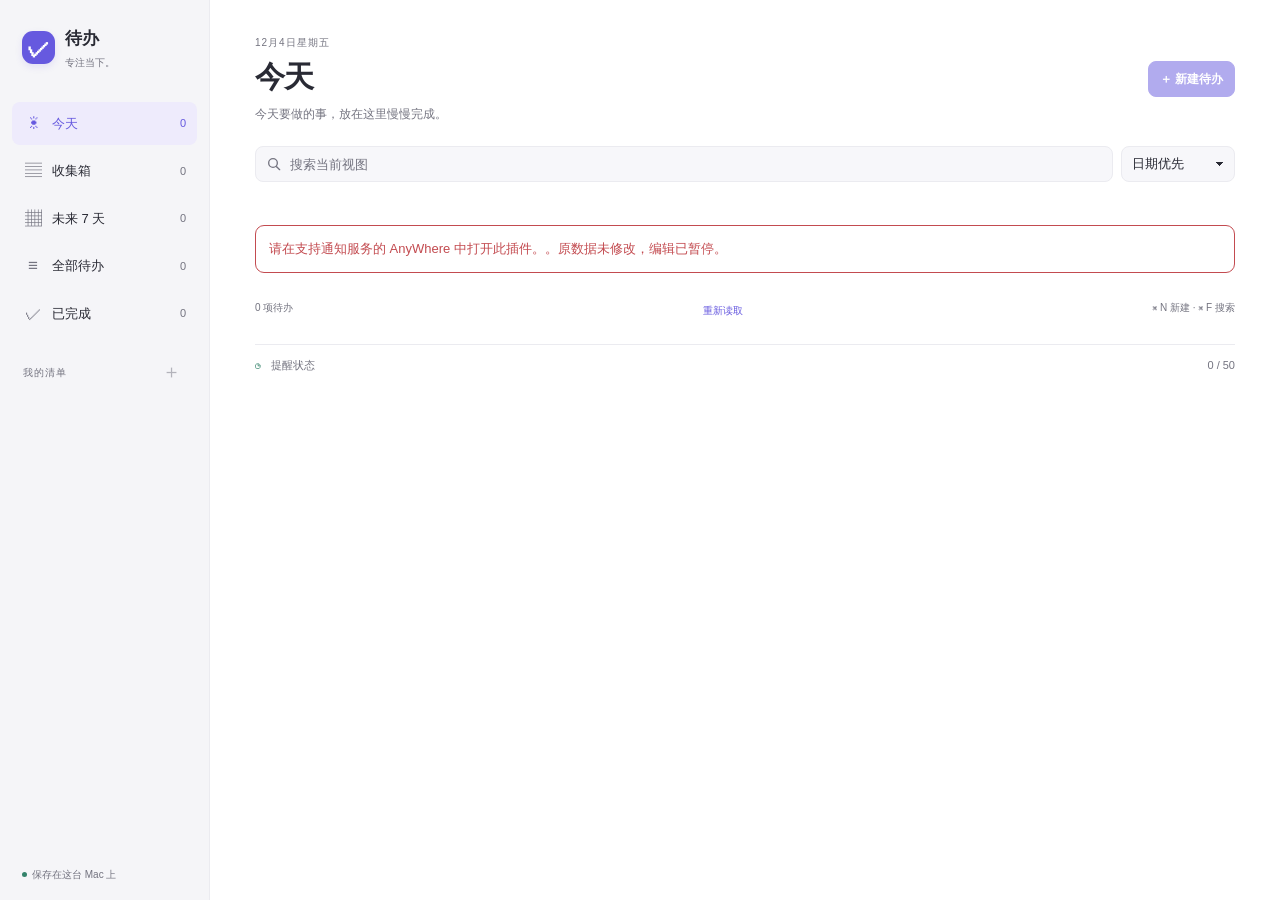
<file: index.html>
<!doctype html>
<html lang="zh-CN">
<head><meta charset="utf-8"><meta name="viewport" content="width=device-width, initial-scale=1"><link rel="stylesheet" href="style.css"><title>待办 Todo</title></head>
<body>
<div class="workspace">
  <aside class="sidebar" aria-label="任务导航">
    <div class="brand"><span class="brand-icon" aria-hidden="true">✓</span><div><strong>待办</strong><span>专注当下。</span></div></div>
    <nav id="views" aria-label="智能视图"></nav>
    <div class="section-label"><span>我的清单</span><button id="add-list" class="icon-button" aria-label="新建清单" title="新建清单">＋</button></div>
    <nav id="lists" aria-label="我的清单"></nav>
    <form id="list-form" hidden><label class="sr-only" for="list-name">清单名称</label><input id="list-name" maxlength="30" placeholder="清单名称" required><div class="actions"><button type="submit">添加</button><button type="button" id="cancel-list" class="quiet">取消</button></div></form>
    <div class="sidebar-foot"><span class="status-dot"></span>保存在这台 Mac 上</div>
  </aside>
  <main>
    <header class="page-header"><div><p id="date-label" class="eyebrow"></p><h1 id="view-title">今天</h1><p id="view-description" class="subtitle">给今天留一点专注。</p></div><button id="new" class="primary">＋ 新建待办</button></header>
    <div class="toolbar"><div class="search-field"><svg aria-hidden="true" focusable="false" viewBox="0 0 24 24" fill="none" stroke="currentColor" stroke-width="2" stroke-linecap="round"><circle cx="10.5" cy="10.5" r="6.5"/><path d="m16 16 4.5 4.5"/></svg><input id="search" type="search" placeholder="搜索当前视图" aria-label="搜索待办"></div><select id="sort" aria-label="排序方式"><option value="smart">日期优先</option><option value="priority">优先级</option><option value="created">最近添加</option></select><button id="manage-list" class="quiet" hidden>管理清单</button></div>
    <form id="quick-form" class="quick-add"><span aria-hidden="true">＋</span><input id="quick-title" maxlength="200" placeholder="添加一个待办，按回车保存" aria-label="快速添加待办" autocomplete="off"><button type="submit" aria-label="添加待办">↵</button></form>
    <div class="feedback"><p id="message" role="status" aria-live="polite"></p><button id="undo" class="text-button" hidden>撤销</button></div>
    <div id="load-error" class="error-box" hidden><p id="load-error-text"></p></div>
    <section id="list" aria-label="待办列表"></section>
    <footer class="content-foot"><span id="summary"></span><button id="reload" class="text-button">重新读取</button><span>⌘ N 新建 · ⌘ F 搜索</span></footer>
    <details class="notification-box" id="notification-box"><summary><span id="reminder-label">提醒状态</span><span id="reminder-count"></span></summary><p id="notification-status" role="status"></p><button id="retry" class="text-button">检查提醒状态</button></details>
  </main>
  <section id="editor" class="editor" hidden aria-label="待办详情">
    <form id="form" hidden>
      <div class="editor-heading"><h2 id="form-title">新建待办</h2><button id="cancel" type="button" class="quiet">收起</button></div>
      <label class="field">任务<input id="title" required maxlength="200" placeholder="下一步要做什么？" autocomplete="off"></label>
      <label class="field">备注<textarea id="note" rows="4" placeholder="记下细节、链接或下一步…"></textarea></label>
      <div class="field-pair"><label class="field">清单<select id="task-list"><option value="">收集箱</option></select></label><label class="field">优先级<select id="priority"><option value="0">普通</option><option value="1">重要</option><option value="2">紧急</option></select></label></div>
      <label class="field">截止日期<input id="deadline" type="date"></label><div class="date-shortcuts"><button type="button" data-day="0">今天</button><button type="button" data-day="1">明天</button><button type="button" data-day="">无日期</button></div>
      <div class="field-divider"></div>
      <label class="field">提醒时间<input id="due" type="datetime-local"></label>
      <label class="field">重复提醒<select id="recurrence"><option value="none">不重复</option><option value="daily">每天</option><option value="weekly">每周</option></select></label>
      <p class="field-help" id="repeat-help">截止日期用于安排任务；提醒时间用于发送系统通知，可分别设置。</p>
      <p id="edit-status" class="field-help">修改后点击保存</p>
      <div class="editor-actions"><button type="submit" class="primary" id="save">保存</button><button id="delete" type="button" class="danger quiet" hidden>删除待办</button></div>
    </form>
  </section>
</div>
<script src="logic.js"></script><script src="app.js"></script>
</body></html>
</file>
<file: style.css>
:root{color-scheme:light dark;--bg:#fff;--sidebar:#f5f5f8;--fg:#292a34;--muted:#747480;--line:#ebebf0;--field:#f7f7fa;--accent:#6659df;--tint:#eeebfc;--danger:#c34b50;--green:#34836b;--shadow:0 12px 45px #22223814}
*{box-sizing:border-box}body{margin:0;font:13px/1.5 -apple-system,BlinkMacSystemFont,"Segoe UI",sans-serif;background:var(--bg);color:var(--fg)}button,input,textarea,select{font:inherit;color:inherit}button{cursor:pointer;white-space:nowrap;background:var(--bg);border:1px solid var(--line);border-radius:8px;padding:7px 11px}button:hover{background:var(--field)}button:disabled{opacity:.5;cursor:wait}button.primary{background:var(--accent);border-color:var(--accent);color:#fff;font-weight:600}button.primary:hover{filter:brightness(1.07)}button.quiet{background:transparent;border-color:transparent}button.text-button{background:transparent;border:0;color:var(--accent);padding:3px 0}button.icon-button{border:0;background:transparent;font-size:19px;padding:0 5px;line-height:1.2}input,textarea,select{border:1px solid var(--line);border-radius:8px;padding:9px 10px;background:var(--field);min-width:0}input[type=checkbox]{accent-color:var(--accent)}button:focus-visible,input:focus-visible,textarea:focus-visible,select:focus-visible,summary:focus-visible{outline:2px solid var(--accent);outline-offset:3px}input::placeholder,textarea::placeholder{color:var(--muted)}textarea{resize:vertical;min-height:100px;max-height:240px}h1,h2,p{margin:0}h1{font-size:30px;letter-spacing:-.7px;line-height:1.2;font-weight:700}h2{font-size:16px}
select{appearance:none;-webkit-appearance:none;height:36px;padding:0 30px 0 10px;background-image:linear-gradient(45deg,transparent 50%,currentColor 50%),linear-gradient(135deg,currentColor 50%,transparent 50%);background-position:calc(100% - 14px) 50%,calc(100% - 10px) 50%;background-size:4px 4px;background-repeat:no-repeat;text-overflow:ellipsis;cursor:pointer}
.workspace{display:grid;grid-template-columns:180px minmax(0,1fr);min-height:100vh}.sidebar{padding:26px 12px 18px;background:var(--sidebar);border-right:1px solid var(--line);display:flex;flex-direction:column;gap:5px}.brand{display:flex;align-items:center;gap:10px;margin:0 10px 27px}.brand-icon{flex-shrink:0;display:grid;place-items:center;width:33px;height:33px;border-radius:11px;color:white;background:var(--accent);font-size:23px;font-weight:600;box-shadow:0 3px 7px #6659df20}.brand strong{font-size:17px}.brand span:not(.brand-icon){display:block;font-size:10px;color:var(--muted);margin-top:3px}.sidebar nav{display:flex;flex-direction:column;gap:4px}.nav-item{display:flex;align-items:center;gap:9px;text-align:left;width:100%;border:0;background:transparent;padding:9px 11px;font-weight:500}.nav-item .nav-symbol{font-size:17px;width:20px;text-align:center;color:var(--muted)}.nav-item .nav-name{flex:1;overflow:hidden;text-overflow:ellipsis}.nav-count{font-size:11px;color:var(--muted);font-variant-numeric:tabular-nums}.nav-item[aria-current=page]{background:var(--tint);color:var(--accent)}.nav-item[aria-current=page] .nav-symbol,.nav-item[aria-current=page] .nav-count{color:var(--accent)}.section-label{display:flex;justify-content:space-between;align-items:center;font-size:10px;letter-spacing:1px;color:var(--muted);padding:21px 11px 7px}.sidebar-foot{margin-top:auto;padding:32px 10px 0;font-size:10px;color:var(--muted)}.status-dot{display:inline-block;width:5px;height:5px;border-radius:50%;background:var(--green);margin:0 5px 1px 0}#list-form{padding:6px}#list-form input{width:100%;background:var(--bg)}.actions{display:flex;gap:5px;margin-top:7px}.actions button{min-height:28px;font-size:12px;padding:4px 9px}
main{padding:29px 30px 18px;min-width:0}.page-header{display:flex;justify-content:space-between;align-items:center;gap:14px;margin-bottom:23px}.page-header .primary{min-height:36px;font-size:12px}.eyebrow{font-size:10px;letter-spacing:1px;color:var(--muted);margin-bottom:9px}.subtitle{font-size:12px;color:var(--muted);margin-top:10px}.toolbar{display:flex;flex-wrap:wrap;gap:8px;align-items:center;margin-bottom:12px}.search-field{display:flex;gap:8px;align-items:center;flex:1 1 140px;min-width:0;height:36px;background:var(--field);border:1px solid var(--line);border-radius:8px;padding:0 10px;color:var(--muted)}.search-field>svg{width:16px;height:16px;flex:none}.search-field input{width:100%;height:100%;border:0;background:transparent;padding:0;font-size:13px;appearance:none;-webkit-appearance:none}.toolbar select{flex:0 0 114px;font-size:13px;background-color:var(--field)}.toolbar .quiet{min-height:36px;font-size:12px;padding:6px 10px}.quick-add{display:flex;align-items:center;gap:10px;border:1px solid var(--line);border-radius:10px;padding:3px 10px;background:var(--bg);box-shadow:0 2px 5px #20203003}.quick-add>span{font-size:20px;color:var(--accent)}.quick-add input{border:0;background:transparent;flex:1;padding:9px 0}.quick-add button{border:0;background:var(--field);padding:2px 8px;color:var(--muted)}.feedback{display:flex;align-items:center;gap:9px;min-height:31px;font-size:11px;color:var(--green)}#message.error,.error,.danger{color:var(--danger)}.group-title{display:flex;justify-content:space-between;align-items:center;color:var(--muted);font-size:10px;font-weight:600;letter-spacing:.6px;padding:10px 0 5px;border-bottom:1px solid var(--line)}.group-title.overdue{color:var(--danger)}.task-row{display:flex;align-items:flex-start;gap:12px;border-bottom:1px solid var(--line);padding:14px 4px;transition:background .12s}.task-row:hover{background:var(--field)}.task-row.selected{background:var(--tint);border-radius:8px}.task-check{appearance:none;flex:0 0 17px;width:17px;height:17px;border:1.5px solid #c9c9d3;border-radius:50%;background:transparent;margin:3px 0 0;padding:0;cursor:pointer}.task-check:checked{background:var(--accent);border-color:var(--accent)}.task-check:checked:after{content:'✓';display:block;font-size:11px;color:#fff;text-align:center;line-height:14px}.task-main{flex:1;min-width:0}.task-title{display:block;text-align:left;border:0;background:transparent!important;padding:0;font-size:13px;font-weight:500;white-space:normal;overflow-wrap:anywhere}.task-row.done .task-title{text-decoration:line-through;color:var(--muted)}.task-note{font-size:11px;color:var(--muted);overflow:hidden;text-overflow:ellipsis;white-space:nowrap;margin-top:3px}.task-meta{display:flex;flex-wrap:wrap;gap:7px;align-items:center;font-size:10px;color:var(--muted);margin-top:6px}.tag{border-radius:4px;background:var(--field);padding:1px 5px}.tag.priority-1{color:#ad7a21;background:#f7eecf}.tag.priority-2{color:var(--danger);background:#fbeaec}.task-date.overdue{color:var(--danger)}.empty{padding:51px 16px;text-align:center}.empty-icon{display:grid;place-items:center;width:49px;height:49px;border-radius:16px;background:var(--tint);color:var(--accent);font-size:25px;margin:0 auto 15px}.empty h2{font-size:15px;font-weight:500;margin-bottom:7px}.empty p{font-size:12px;color:var(--muted)}.empty button{margin-top:16px}.content-foot{display:flex;justify-content:space-between;flex-wrap:wrap;gap:6px;font-size:10px;color:var(--muted);padding:15px 0 23px}.notification-box{font-size:11px;color:var(--muted);border-top:1px solid var(--line);padding-top:12px}.notification-box summary{cursor:pointer;display:flex;justify-content:space-between;gap:10px}.notification-box summary:before{content:'♧';color:var(--green)}.notification-box summary>span:first-child{flex:1}.notification-box p{line-height:1.7;margin:9px 0}.notification-box.has-error{color:var(--danger)}.error-box{padding:13px;border:1px solid var(--danger);border-radius:9px;margin-bottom:12px;color:var(--danger)}.error-box button{margin-top:8px}
.editor{background:var(--bg);border-left:1px solid var(--line);padding:26px 22px;min-width:0}.editor-heading{display:flex;align-items:center;justify-content:space-between;margin-bottom:21px}.editor-heading .quiet{color:var(--muted);font-size:11px}.field{display:flex;flex-direction:column;gap:7px;font-size:11px;color:var(--muted);margin-bottom:17px}.field input,.field textarea,.field select{color:var(--fg);width:100%;font-size:13px}.field input{height:36px;padding:0 10px}.field{min-width:0}#title{font-size:15px;font-weight:500}.field-pair{display:grid;grid-template-columns:1fr 1fr;gap:10px}.field-divider{border-top:1px solid var(--line);margin:20px 0}.date-shortcuts{display:flex;gap:6px;margin-top:-7px}.date-shortcuts button{min-height:28px;font-size:11px;padding:3px 9px;background:transparent}.field-help{font-size:10px;color:var(--muted);line-height:1.7;margin:12px 0}.editor-actions{display:flex;justify-content:space-between;gap:10px;margin-top:16px;position:sticky;bottom:0;background:var(--bg);padding:12px 0;z-index:1}.editor-actions .primary{min-width:85px;min-height:36px}.editor-actions .danger{font-size:11px}.workspace.editing{grid-template-columns:160px minmax(250px,1fr) 290px}[hidden]{display:none!important}.sr-only{position:absolute;width:1px;height:1px;padding:0;overflow:hidden;clip:rect(0,0,0,0);white-space:nowrap;border:0}
@media(min-width:1200px){main{padding:35px 45px}.workspace{grid-template-columns:210px minmax(0,1fr)}.workspace.editing{grid-template-columns:190px minmax(0,1fr) 340px}}
@media(max-width:850px){.workspace.editing{grid-template-columns:180px minmax(0,1fr)}.editor{position:fixed;inset:0 0 0 auto;width:min(390px,calc(100% - 32px));overflow:auto;box-shadow:var(--shadow);z-index:2}.workspace.editing main{pointer-events:none;opacity:.45}.workspace.editing .sidebar{pointer-events:none}}
@media(max-width:580px){.workspace,.workspace.editing{grid-template-columns:minmax(0,1fr)}.sidebar{padding:13px 16px;border-right:0;border-bottom:1px solid var(--line);gap:6px}.brand,.sidebar-foot{display:none}.section-label{padding:2px 8px;font-size:10px}.sidebar nav{flex-direction:row;overflow:auto;gap:3px}.nav-item{width:auto;flex-shrink:0;padding:6px 8px;font-size:11px}.nav-item .nav-symbol{font-size:14px;width:16px}.sidebar #lists:empty{display:none}main{padding:22px 18px 16px}h1{font-size:26px}.page-header{margin-bottom:19px}.page-header .primary{font-size:11px}.toolbar{gap:6px}.toolbar .quiet{font-size:12px;padding:6px 10px}.task-row{padding:13px 1px}.content-foot>span:last-child{display:none}}
@media(prefers-color-scheme:dark){:root{--bg:#232329;--sidebar:#1d1d23;--fg:#ededf2;--muted:#9696a4;--line:#35353f;--field:#2a2a33;--accent:#a093ff;--tint:#363044;--danger:#ef8b90;--green:#78bba4;--shadow:0 12px 45px #0007}.brand-icon,.primary{color:#211b39!important}.tag.priority-1{background:#493e27;color:#e5c07b}.tag.priority-2{background:#492e37}.task-check{border-color:#686877}.task-check:checked:after{color:#211b39}}
@media(prefers-reduced-motion:reduce){*{transition:none!important}}
.field-help.error{color:var(--danger)}.notification-box summary:before{content:'◷'}
.quick-add input:focus-visible{outline:none}.quick-add:focus-within{border-color:var(--accent)}
</file>
